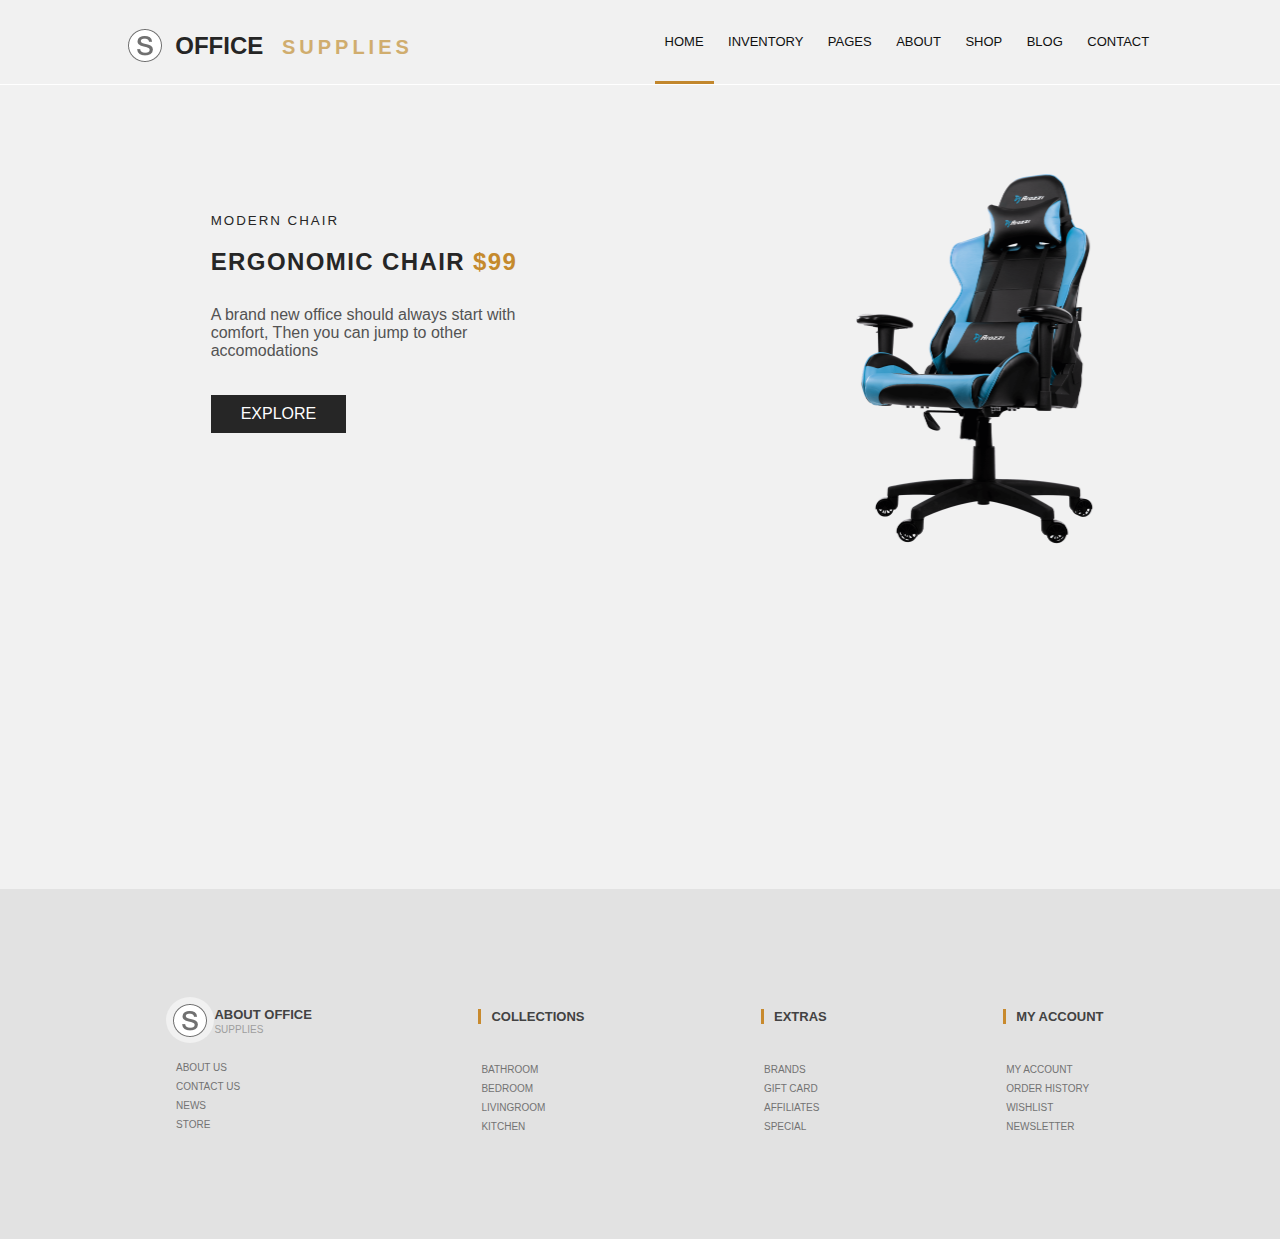
<file: landing-page/index.html>
<!DOCTYPE html>
<html lang="en">
	<head>
		<meta charset="UTF-8" />
		<meta name="viewport" content="width=device-width, initial-scale=1.0" />
		<meta http-equiv="X-UA-Compatible" content="ie=edge" />
		<title>Ergonomic chair</title>
		<link rel="stylesheet" href="css/main.css" />
	</head>

	<body>
		<header>
			<div class="logo-container">
				<figure>
					<img src="img/logo.png" alt="logo-image" />
				</figure>
				<h1>office <span>supplies</span></h1>
			</div>
			<nav>
				<ul>
					<li>
						<a href="#" class="underline-home">home</a>
					</li>
					<li>
						<a href="#">inventory</a>
					</li>
					<li>
						<a href="#">pages</a>
					</li>
					<li>
						<a href="#">about</a>
					</li>
					<li>
						<a href="#">shop</a>
					</li>
					<li>
						<a href="#">blog</a>
					</li>
					<li>
						<a href="#">contact</a>
					</li>
				</ul>
			</nav>
			<section class="product-banner">
				<div class="info">
					<h4>modern chair</h4>
					<h2>ergonomic chair <span>$99</span></h2>
					<p>
						A brand new office should always start with comfort, Then you can
						jump to other accomodations
					</p>
					<a href="#product-display">explore</a>
				</div>
				<figure>
					<img src="img/chair-image.png" alt="product image" />
				</figure>
			</section>
		</header>
		<footer>
			<div class="logo-container">
				<figure>
					<img src="img/logo.png" alt="logo image" />
				</figure>
				<div class="logo-header">
					<h4>about office</h4>
					<p>supplies</p>
				</div>
				<div class="about-office">
					<a href="#">about us</a>
					<a href="#">contact us</a>
					<a href="#">news</a>
					<a href="#">store</a>
				</div>
			</div>
			<div class="collection-header border-orange">
				<h4>collections</h4>
				<div class="collection-links">
					<a href="#">bathroom</a>
					<a href="#">bedroom</a>
					<a href="#">livingroom</a>
					<a href="#">kitchen</a>
				</div>
			</div>
			<div class="extra-header border-orange">
				<h4>extras</h4>
				<div class="extra-links">
					<a href="#">brands</a>
					<a href="#">gift card</a>
					<a href="#">affiliates</a>
					<a href="#">special</a>
				</div>
			</div>
			<div class="account-header border-orange">
				<h4>my account</h4>
				<div class="account-links">
					<a href="#">my account</a>
					<a href="#">order history</a>
					<a href="#">wishlist</a>
					<a href="#">newsletter</a>
				</div>
			</div>
		</footer>
	</body>
</html>
</file>
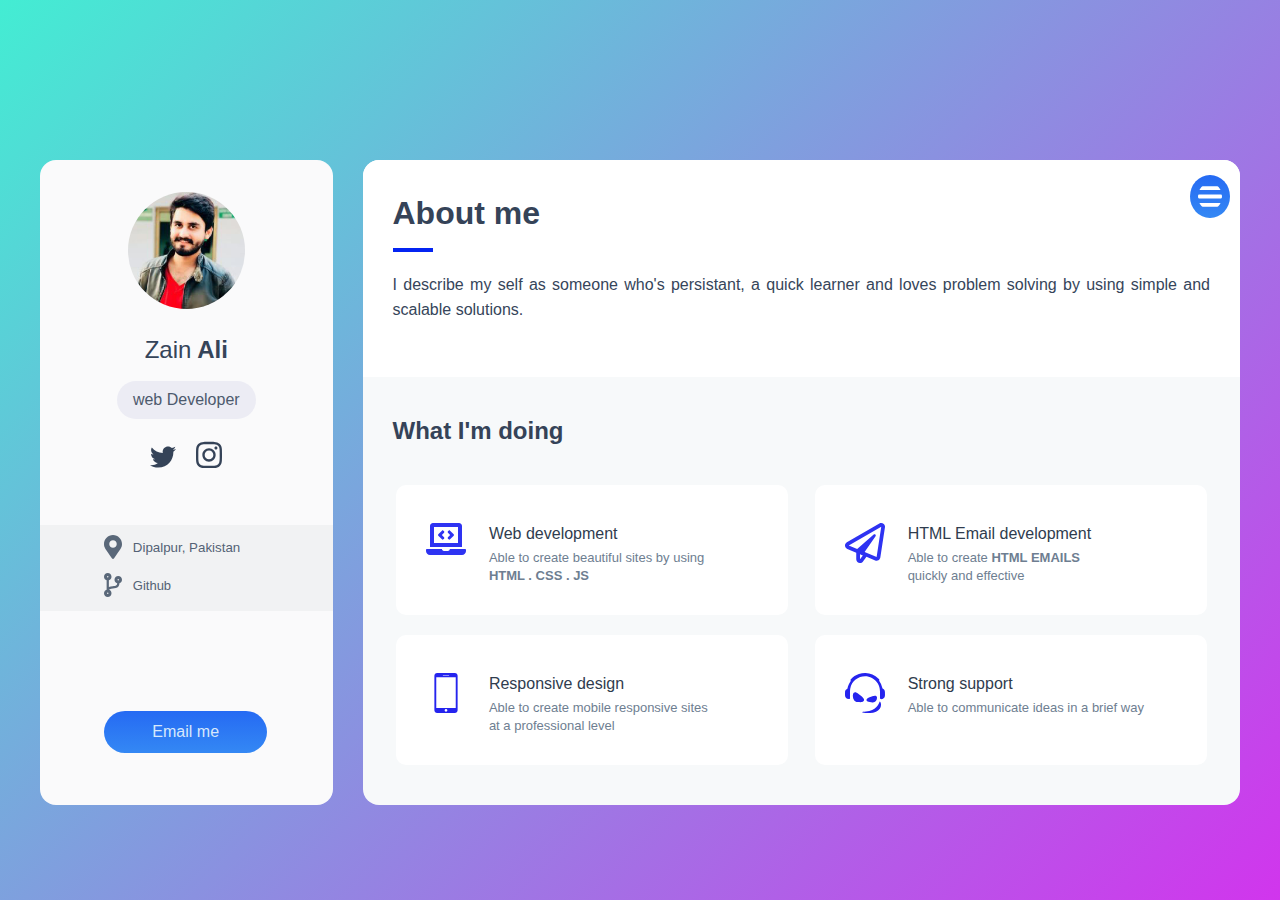
<file: portfolio/index.html>
<!DOCTYPE html>
<html lang="en">
	<head>
		<script
			async
			src="https://www.googletagmanager.com/gtag/js?id=UA-145115626-1"
		></script>
		<script>
			window.dataLayer = window.dataLayer || [];
			function gtag() {
				dataLayer.push(arguments);
			}
			gtag('js', new Date());
			gtag('config', 'UA-145115626-1');
		</script>

		<meta name="keywords" content="html, css, js" />
		<meta name="description" content="Web Developer" />
		<meta name="author" content="Zain Ali" />
		<meta
			name="google-site-verification"
			content="SOw56iWUxcuABm4aUCscrPOcS0jgVPNptLOvyUc3yjo"
		/>
		<meta charset="UTF-8" />
		<meta name="viewport" content="width=device-width, initial-scale=1.0" />
		<meta http-equiv="X-UA-Compatible" content="ie=edge" />
		<title>Zain Ali | Web developer</title>

		<link rel="stylesheet" href="css/main.css" />
		<link rel="stylesheet" href="css/rwd/responsive-index.css" />
	</head>

	<body>
		<div class="wrapper">
			<div class="container">
				<section class="left">
					<img src="img/avatar.jpg" alt="avatar image" class="avatar" />
					<h2><span>Zain</span> Ali</h2>
					<p class="title">web developer</p>
					<figure class="social-links">
						<a href="#" target="_blank">
							<img
								src="img/twitter-icon.svg"
								alt="twitter image"
								class="twitter-icon"
							/>
						</a>
						<a href="#" target="_blank">
							<img
								src="img/instagram-icon.svg"
								alt="instagram image"
								class="instagram-icon"
							/>
						</a>
					</figure>
					<div class="contact">
						<div class="location-container">
							<img
								src="img/location.svg"
								alt="calendar icon"
								class="location"
							/>
							<span>Dipalpur, Pakistan</span>
						</div>
						<div class="git-container">
							<img src="img/github.svg" alt="calendar icon" class="git" />
							<span><a href="#" target="_black">Github</a></span>
						</div>
						<div class="email-container">
							<a href="#" class="coa">Email me</a>
						</div>
					</div>
				</section>
				<section class="right">
					<header class="top-section">
						<div class="top-container">
							<div class="info">
								<h2>About me</h2>
								<hr class="divider" />
								<p>
									I describe my self as someone who's persistant, a quick
									learner and loves problem solving by using simple and scalable
									solutions.
								</p>
							</div>
							<figure class="ham-menu">
								<a href="#">
									<img src="img/ham-icon.svg" alt="ham menu" class="ham-icon" />
								</a>
								<ul class="active">
									<li>
										<a href="pages/resume-page/resume.html">Resume</a>
									</li>
									<li>
										<a href="pages/portfolio-page/index.html">Portfolio</a>
									</li>
								</ul>
							</figure>
						</div>
					</header>
					<div class="latest-news">
						<h2>What I'm doing</h2>
					</div>
					<div class="card-section">
						<div class="web-card">
							<img src="img/laptop-code-solid.svg" alt="svg web icon" />
							<div class="web-description">
								<h4>Web development</h4>
								<p>
									Able to create beautiful sites by using <br />
									<strong>HTML . CSS . JS</strong>
								</p>
							</div>
						</div>
						<div class="email-card">
							<img src="img/plane.svg" alt="svg email icon" />
							<div class="web-description">
								<h4>HTML Email development</h4>
								<p>
									Able to create <strong>HTML EMAILS</strong><br />
									quickly and effective
								</p>
							</div>
						</div>
						<div class="mobile-card">
							<img src="img/smartphone-call.svg" alt="svg mobile icon" />
							<div class="web-description">
								<h4>Responsive design</h4>
								<p>
									Able to create mobile responsive sites <br />
									at a professional level
								</p>
							</div>
						</div>
						<div class="support-card">
							<img src="img/teamspeak-brands.svg" alt="svg support icon" />
							<div class="web-description">
								<h4>Strong support</h4>
								<p>Able to communicate ideas in a brief way</p>
							</div>
						</div>
					</div>
				</section>
			</div>
		</div>
		<script src="js/main.js"></script>
	</body>
</html>
</file>
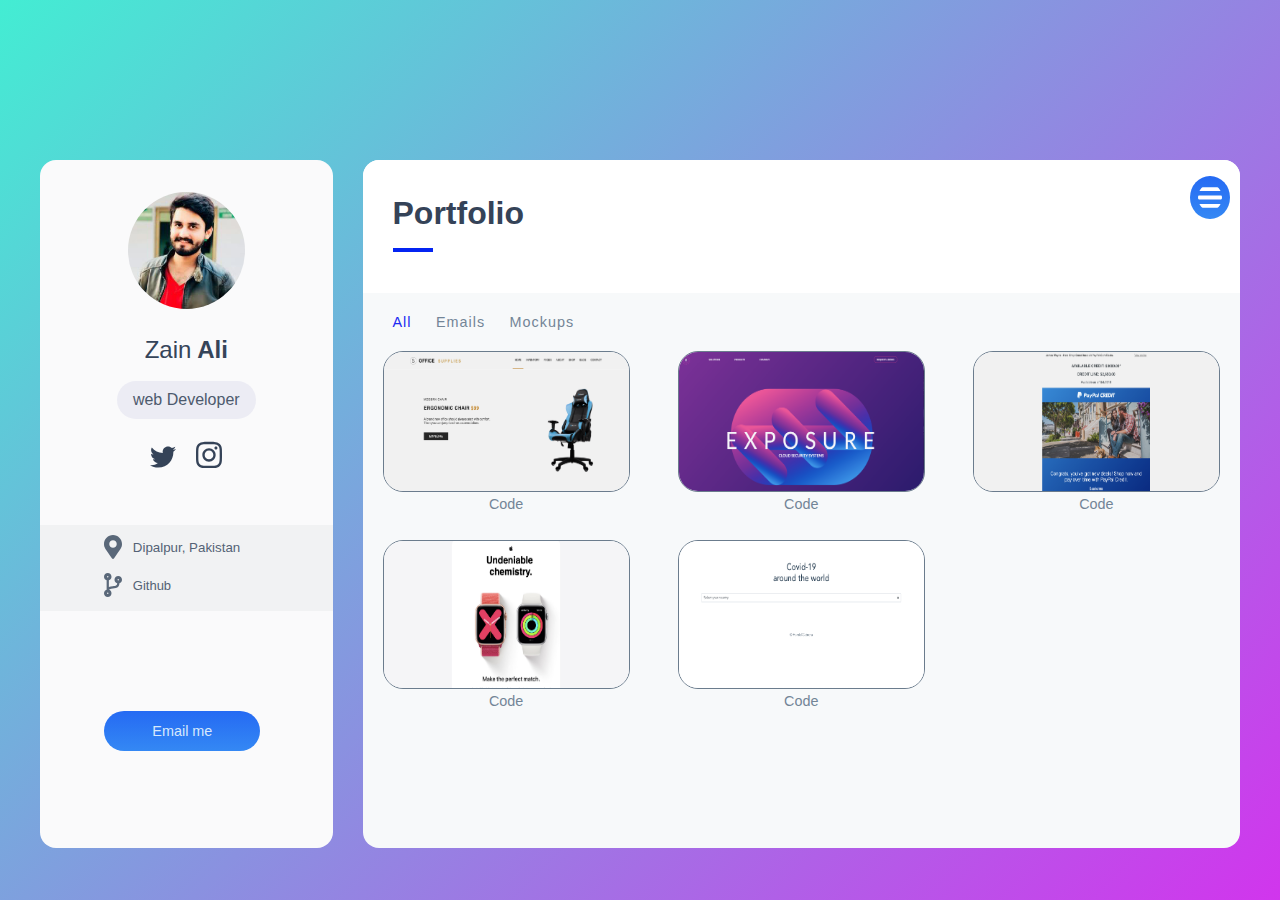
<file: portfolio/pages/portfolio-page/index.html>
<!DOCTYPE html>
<html lang="en">
	<head>
		<meta name="keywords" content="html, css, js" />
		<meta name="description" content="Web Developer" />
		<meta name="author" content="Zain Ali" />
		<meta
			name="google-site-verification"
			content="SOw56iWUxcuABm4aUCscrPOcS0jgVPNptLOvyUc3yjo"
		/>
		<meta charset="UTF-8" />
		<meta name="viewport" content="width=device-width, initial-scale=1.0" />
		<meta http-equiv="X-UA-Compatible" content="ie=edge" />
		<title>Portfolio</title>
		<link rel="stylesheet" href="../../css/main.css" />
		<link rel="stylesheet" href="css/portfolio.css" />
		<link rel="stylesheet" href="../../css/rwd/responsive-portfolio.css" />
	</head>

	<body>
		<div class="wrapper">
			<div class="container">
				<section class="left">
					<img src="../../img/avatar.jpg" alt="avatar image" class="avatar" />
					<h2><span>Zain</span> Ali</h2>
					<p class="title">web developer</p>
					<figure class="social-links">
						<a href="#" target="_blank">
							<img
								src="../../img/twitter-icon.svg"
								alt="twitter image"
								class="twitter-icon"
							/>
						</a>
						<a href="#" target="_blank">
							<img
								src="../../img/instagram-icon.svg"
								alt="instagram image"
								class="instagram-icon"
							/>
						</a>
					</figure>
					<div class="contact">
						<div class="location-container">
							<img
								src="../../img/location.svg"
								alt="calendar icon"
								class="location"
							/>
							<span>Dipalpur, Pakistan</span>
						</div>
						<div class="git-container">
							<img src="../../img/github.svg" alt="calendar icon" class="git" />
							<span><a href="#" target="_blank">Github</a></span>
						</div>
						<div class="email-container">
							<a href="#" class="coa">Email me</a>
						</div>
					</div>
				</section>
				<section class="right">
					<header class="top-section">
						<div class="top-container">
							<div class="info">
								<h2>Portfolio</h2>
								<hr class="divider" />
							</div>
							<figure class="ham-menu">
								<a href="#">
									<img
										src="../../img/ham-icon.svg"
										alt="ham menu"
										class="ham-icon"
									/>
								</a>
								<ul class="active">
									<li>
										<a href="../resume-page/resume.html">Resume</a>
									</li>
									<li>
										<a href="../../index.html">About</a>
									</li>
								</ul>
							</figure>
						</div>
					</header>
					<div class="portfolio-wrapper">
						<nav>
							<ul>
								<li>
									<a href="#" class="home">All</a>
								</li>
								<li>
									<a href="#">Emails</a>
								</li>
								<li>
									<a href="#">Mockups</a>
								</li>
							</ul>
						</nav>
						<div class="project-layout">
							<figure class="ergonomic-chair">
								<a href="#" target="_blank">
									<img
										src="../../img/ergonomic-thumnail.png"
										alt="landing page image"
									/>
								</a>
								<a href="#" target="_blank" class="github">Code</a>
							</figure>
							<figure class="exposure">
								<a href="#" target="_blank">
									<img
										src="../../img/exposure-thumbnail.png"
										alt="landing page image"
									/>
								</a>
								<a href="#" target="_blank" class="github">Code</a>
							</figure>
							<figure class="paypal">
								<a href="#" target="_blank">
									<img
										src="../../img/paypal-image.png"
										alt="html email paypal"
									/>
									<a href="#" target="_blank" class="github">Code</a>
								</a>
							</figure>
							<figure class="apple">
								<a href="#" target="_blank">
									<img src="../../img/apple-image.png" alt="html email apple" />
									<a href="#" target="_blank" class="github">Code</a>
								</a>
							</figure>
							<figure class="apple">
								<a href="#" target="_blank">
									<img
										src="../../img/current-disaster-image.png"
										alt="current disaster web app"
									/>
									<a href="#" target="_blank" class="github">Code</a>
								</a>
							</figure>
						</div>
					</div>
				</section>
			</div>
		</div>
		<script src="../../js/main.js"></script>
	</body>
</html>
</file>
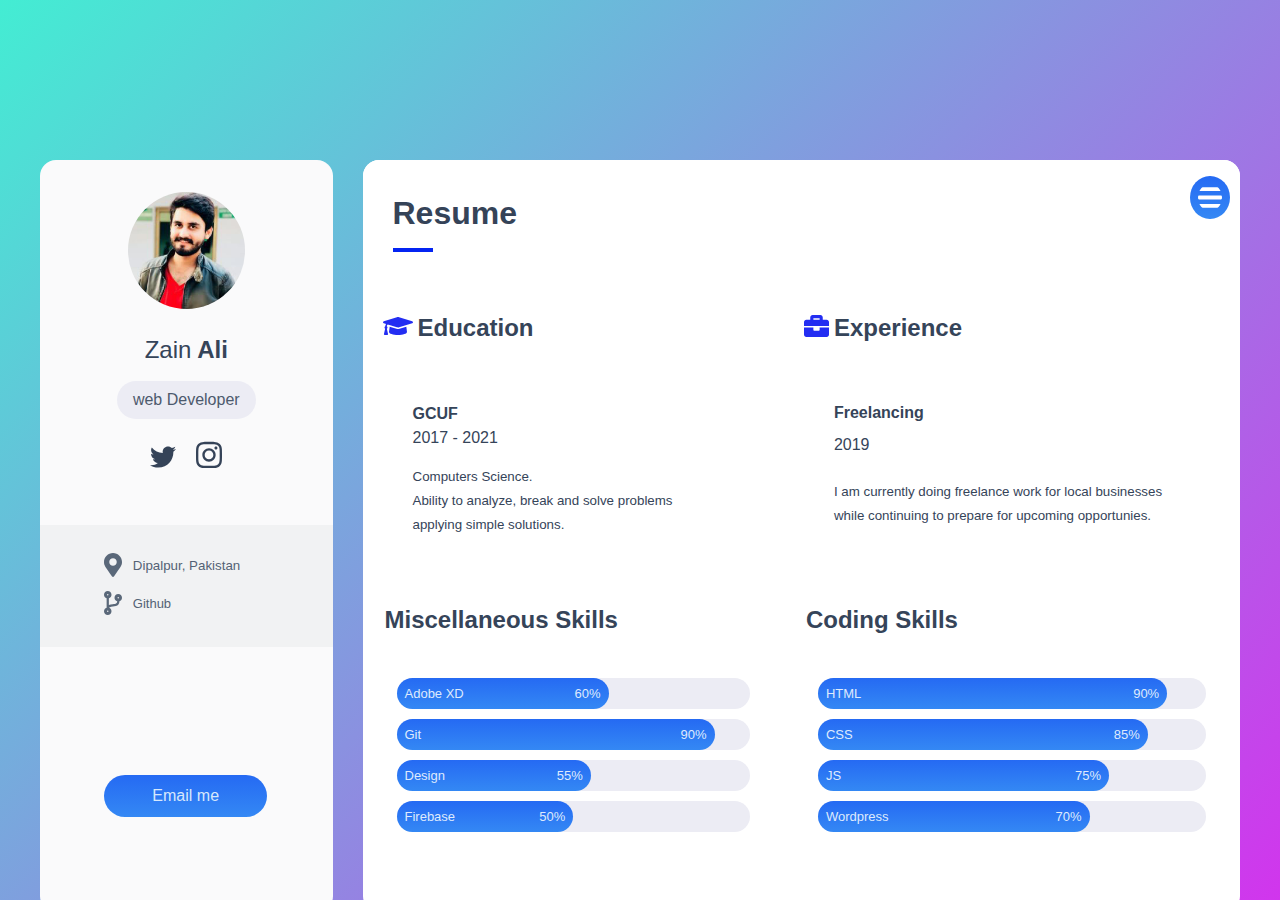
<file: portfolio/pages/resume-page/resume.html>
<!DOCTYPE html>
<html lang="en">
	<head>
		<meta name="keywords" content="html, css, js" />
		<meta name="description" content="Web Developer" />
		<meta name="author" content="Zain Ali" />
		<meta
			name="google-site-verification"
			content="SOw56iWUxcuABm4aUCscrPOcS0jgVPNptLOvyUc3yjo"
		/>
		<meta charset="UTF-8" />
		<meta name="viewport" content="width=device-width, initial-scale=1.0" />
		<meta http-equiv="X-UA-Compatible" content="ie=edge" />
		<title>Resume</title>
		<link rel="stylesheet" href="../../css/main.css" />
		<link rel="stylesheet" href="css/resume.css" />
		<link rel="stylesheet" href="../../css/rwd/responsive-resume.css" />
	</head>

	<body>
		<div class="wrapper">
			<div class="container">
				<section class="left">
					<img src="../../img/avatar.jpg" alt="avatar image" class="avatar" />
					<h2><span>Zain</span> Ali</h2>
					<p class="title">web developer</p>
					<figure class="social-links">
						<a href="#" target="_blank">
							<img
								src="../../img/twitter-icon.svg"
								alt="twitter image"
								class="twitter-icon"
							/>
						</a>
						<a href="#" target="_blank">
							<img
								src="../../img/instagram-icon.svg"
								alt="instagram image"
								class="instagram-icon"
							/>
						</a>
					</figure>
					<div class="contact">
						<div class="location-container">
							<img
								src="../../img/location.svg"
								alt="calendar icon"
								class="location"
							/>
							<span>Dipalpur, Pakistan</span>
						</div>
						<div class="git-container">
							<img src="../../img/github.svg" alt="calendar icon" class="git" />
							<span><a href="#" target="_blank">Github</a></span>
						</div>
						<div class="email-container">
							<a href="#" class="coa">Email me</a>
						</div>
					</div>
				</section>
				<section class="right">
					<header class="top-section">
						<div class="top-container">
							<div class="info">
								<h2>Resume</h2>
								<hr class="divider" />
							</div>
							<figure class="ham-menu">
								<a href="#">
									<img
										src="../../img/ham-icon.svg"
										alt="ham menu"
										class="ham-icon"
									/>
								</a>
								<ul class="active">
									<li>
										<a href="../../index.html">About</a>
									</li>
									<li>
										<a href="../portfolio-page/index.html">Portfolio</a>
									</li>
								</ul>
							</figure>
						</div>
					</header>
					<div class="two-column-section">
						<div class="education">
							<img src="img/graduation-cap-solid.svg" alt="education image" />
							<h2>Education</h2>
							<div class="education-info">
								<h4>GCUF</h4>
								<span>2017 - 2021</span>
								<p>
									Computers Science. <br />
									Ability to analyze, break and solve problems <br />
									applying simple solutions.
								</p>
							</div>
						</div>
						<div class="experience">
							<img src="img/briefcase-solid.svg" alt="experience image" />
							<h2>Experience</h2>
							<div class="experience-info">
								<h4>Freelancing</h4>
								<span>2019</span>
								<p>
									I am currently doing freelance work for local businesses
									<br />
									while continuing to prepare for upcoming opportunies.
								</p>
							</div>
						</div>
						<div class="miscellaneous">
							<h2>Miscellaneous Skills</h2>
							<div class="miscellaneous-info">
								<div class="completed">
									<div class="skill sixty-per">
										<p>Adobe XD</p>
										<span>60%</span>
									</div>
								</div>
								<div class="completed">
									<div class="skill ninety-per">
										<p>Git</p>
										<span>90%</span>
									</div>
								</div>
								<div class="completed">
									<div class="skill fifty-five-per">
										<p>Design</p>
										<span>55%</span>
									</div>
								</div>
								<div class="completed">
									<div class="skill fifty">
										<p>Firebase</p>
										<span>50%</span>
									</div>
								</div>
							</div>
						</div>
						<div class="coding">
							<h2>Coding Skills</h2>
							<div class="coding-info">
								<div class="completed">
									<div class="skill ninety-per">
										<p>HTML</p>
										<span>90%</span>
									</div>
								</div>
								<div class="completed">
									<div class="skill eighty-five-per">
										<p>CSS</p>
										<span>85%</span>
									</div>
								</div>
								<div class="completed">
									<div class="skill seventy-five-per">
										<p>JS</p>
										<span>75%</span>
									</div>
								</div>
								<div class="completed">
									<div class="skill seventy-per">
										<p>Wordpress</p>
										<span>70%</span>
									</div>
								</div>
							</div>
						</div>
					</div>
				</section>
			</div>
		</div>
		<script src="../../js/main.js"></script>
	</body>
</html>
</file>
<file: portfolio/css/rwd/responsive-index.css>
@media only screen and (max-width: 1230px) {
    /* +++++++++ index +++++++++ */
    body {
        height: 100%;
        min-height: 1825px !important;
        margin: 0 5%;
    }
    .container {
        position: sticky;
        top: 10rem;
        display: grid;
        grid-template-columns: 1fr;
        height: 37rem;
        grid-gap: 30px;
        background-color: #ffffff;
        border-radius: 20px;
    }
    .right {
        background-color: rgb(247, 249, 250);
        border-radius: 1rem;
        position: relative;
        top: 41rem;
    }
    .right .card-section {
        display: flex;
        flex-wrap: wrap;
        justify-content: center;
    }
    .left .avatar {
        background-size: cover;
        width: 6.7rem;
        border-radius: 50%;
        position: absolute;
        top: 2rem;
    }
    .contact {
        display: grid;
        border-radius: 0 0 20px 20px;
        text-align: center;
    }
    .top-container .ham-menu {
        height: fit-content;
        position: absolute;
        right: 13px;
    }
    .ham-menu ul {
        padding: 12px;
    }
    .top-section .top-container .info p {
        text-align: justify;
        line-height: 25px;
        position: relative;
        margin: 20px;
        top: 13px;
        color: rgb(54, 69, 90);
        left: -1.9rem;
        padding: 0 30px;
    }
    .latest-news h2 {
        color: rgb(53, 67, 88);
    }
    .email-container {
        margin: 10px 22%;
        position: relative;
        top: -1rem;
        display: flex;
        justify-content: center;
    }
    .top-section .top-container .info h2 {
        margin: 20px;
        padding-bottom: 16px;
        color: rgb(53, 67, 88);
    }
    .location-container,
    .git-container {
        position: relative;
        right: 1.8rem;
        padding: 5px 0;
    }
    .coa {
        color: rgb(215, 232, 252);
        text-align: center;
        padding: 10px 18px;
        background: #256af3;
        background: -moz-linear-gradient(top, #256af3 0%, #3488f4 100%);
        background: -webkit-linear-gradient(top, #256af3 0%, #3488f4 100%);
        background: linear-gradient(to bottom, #256af3 0%, #3488f4 100%);
        border-radius: 24px;
        padding: 12px 28px;
        display: flex;
        justify-content: center;
        margin-top: 2rem;
        width: 10rem;
    }
    .web-card,
    .email-card,
    .mobile-card,
    .support-card {
        margin: 20px;
    }
    @media only screen and (max-width: 600px) {
        .contact {
            display: block;
            padding: 20px 0;
        }
        .web-card,
        .email-card,
        .mobile-card,
        .support-card {
            margin: 4px auto;
            display: grid;
            grid-template-columns: 1fr 4fr;
            justify-content: inherit;
        }
        .web-card img,
        .email-card img,
        .mobile-card img,
        .support-card img {
            width: 32px;
        }
        .top-section .top-container .info h2 {
            font-size: 1.4rem;
        }
        .top-section .top-container .info p {
            font-size: large;
            text-align: start;
        }
        .latest-news h2 {
            font-size: 1.4rem;
            text-align: center
        }
        .email-container {
            font-size: large;
        }
        .ham-menu ul li a {
            color: rgb(162, 192, 249);
            padding: 0 10px;
            font-size: smaller;
        }
    }
    /* +++++++++ index +++++++++ */
}
</file>
<file: portfolio/pages/portfolio-page/css/portfolio.css>
/* ++++++++++++++++++++++ HAMBURGER ++++++++++++++++++++++*/

.right {
    height: 43rem;
}

.top-section .top-container {
    display: inherit;
}

.ham-menu {
    bottom: 3.5rem;
}


/* ++++++++++++++++++++++ NAV ++++++++++++++++++++++*/

.portfolio-wrapper {
    margin: 20px;
}

li {
    list-style-type: none;
    display: inline-block;
    padding: 0 10px;
    letter-spacing: 1px;
}

a {
    color: rgb(115, 133, 151);
    font-size: 0.9rem;
}

a:hover {
    color: rgb(28, 42, 242);
}

.home {
    color: rgb(28, 42, 242);
}


/* ++++++++++++++++++++++ LAYOUT ++++++++++++++++++++++*/

.project-layout {
    margin-top: 20px;
    display: grid;
    justify-items: center;
    grid-template-columns: 1fr 1fr 1fr;
    grid-gap: 3rem;
}

.project-layout>figure {
    height: 100px;
    width: 220px;
    border-radius: 10px;
}


/* ++++++++++++++++++++++ THUMBNAILS ++++++++++++++++++++++*/

.project-layout figure.ergonomic-chair,
figure.exposure,
figure.paypal,
figure.apple {
    height: 100%;
    width: 100%;
    min-height: 140px;
    background-position: center;
    background-size: cover;
    background-repeat: no-repeat;
}

.project-layout figure img {
    border-radius: 20px;
    border: 1px solid rgb(107, 124, 141);
    width: 100%;
    height: 100%;
}


/* ++++++++++++++++++++++ CODE ++++++++++++++++++++++ */

.project-layout figure .github {
    align-content: center;
    display: flex;
    justify-content: center;
}

.project-layout figure {
    transition: transform 300ms ease-in-out;
}

.project-layout figure:hover .github {
    transform: scale(1.1);
}
</file>
<file: portfolio/css/rwd/responsive-portfolio.css>
@media only screen and (max-width: 1230px) {
        body {
            height: 100%;
            min-height: 1825px !important;
            margin: 0 5%;
        }
        .container {
            position: sticky;
            top: 10rem;
            display: grid;
            grid-template-columns: 1fr;
            height: 37rem;
            grid-gap: 30px;
            background-color: #ffffff;
            border-radius: 20px;
        }
        .right {
            background-color: rgb(255, 255, 255);
            border-radius: 1rem;
            position: relative;
            top: 41rem;
        }
        .right .card-section {
            display: flex;
            flex-wrap: wrap;
            justify-content: center;
        }
        .left .avatar {
            background-size: cover;
            width: 6.7rem;
            border-radius: 50%;
            position: absolute;
            top: 2rem;
        }
        .contact {
            display: grid;
            border-radius: 0 0 20px 20px;
            text-align: center;
        }
        .top-container .ham-menu {
            height: fit-content;
            position: relative;
            right: 13px;
        }
        .ham-menu ul {
            padding: 12px;
        }
        .top-section .top-container .info p {
            text-align: justify;
            line-height: 25px;
            position: relative;
            margin: 20px;
            top: 13px;
            color: rgb(54, 69, 90);
            left: -1.9rem;
            padding: 0 30px;
        }
        .latest-news h2 {
            color: rgb(53, 67, 88);
        }
        .email-container {
            margin: 10px 22%;
            position: relative;
            top: -1rem;
            display: flex;
            justify-content: center;
        }
        .top-section .top-container .info h2 {
            margin: 20px;
            padding-bottom: 16px;
            color: rgb(53, 67, 88);
        }
        .location-container,
        .git-container {
            position: relative;
            right: 1.8rem;
        }
        .coa {
            color: rgb(215, 232, 252);
            text-align: center;
            padding: 10px 18px;
            background: #256af3;
            background: -moz-linear-gradient(top, #256af3 0%, #3488f4 100%);
            background: -webkit-linear-gradient(top, #256af3 0%, #3488f4 100%);
            background: linear-gradient(to bottom, #256af3 0%, #3488f4 100%);
            border-radius: 24px;
            padding: 12px 28px;
            display: flex;
            justify-content: center;
            margin-top: 2rem;
            width: 10rem;
        }
        .web-card,
        .email-card,
        .mobile-card,
        .support-card {
            margin: 20px;
        }
        @media only screen and (max-width: 910px) {
            body {
                /* min-height: 2200px !important; */
                height: 2350px
            }
            .contact {
                display: block;
                padding: 18px 0;
            }
            .two-column-section {
                grid-template-columns: auto;
            }
            .two-column-section h2 {
                font-size: 1.3rem;
            }
            .right {
                background-color: rgb(255, 255, 255);
                border-radius: 1rem;
                position: relative;
                top: 41rem;
                height: 100%;
                padding-bottom: 10rem;
            }
            .top-container .ham-menu {
                top: -40px;
            }
            .top-section .top-container .info h2 {
                font-size: 1.4rem;
            }
            .ham-menu ul li a {
                padding: 0;
                font-size: small;
            }
            .top-container .ham-menu {
                top: -40px;
            }
            .education {
                display: flex;
                color: rgb(53, 68, 89);
                margin: 20px;
                position: relative;
                justify-content: center;
            }
            .two-column-section img {
                width: 30px;
                display: block;
            }
            .two-column-section h2 {
                padding: 0px 8px;
                text-align: center;
                font-size: 1.3rem;
            }
            .education-info {
                display: grid;
                position: absolute;
                top: 1.8rem;
                padding: 30px;
                border-radius: 10px;
                background-color: rgb(255, 255, 255);
                min-height: 12rem;
                left: 0;
            }
            .experience {
                display: flex;
                color: rgb(53, 68, 89);
                margin: 20px;
                flex-direction: row;
                justify-content: center;
                top: 14rem;
                position: relative;
            }
            .two-column-section img {
                width: 30px;
                display: block;
            }
            .experience h2 {
                margin-right: 0;
                text-align: center;
                display: flex;
            }
            .experience img {
                width: 24px;
            }
            .experience-info {
                display: grid;
                position: absolute;
                top: 1.7rem;
                padding: 30px;
                border-radius: 10px;
                background-color: rgb(255, 255, 255);
                min-height: 12rem;
                left: 0;
            }
            .miscellaneous,
            .coding {
                position: relative;
                top: 28rem;
                color: rgb(53, 68, 89);
                margin: 20px;
            }
        }
        @media only screen and (max-width: 910px) and (orientation: landscape) {
            body {
                height: 2600px;
            }
        }
        @media only screen and (max-width: 774px) {
            .project-layout {
                grid-template-columns: 1fr;
                grid-gap: 7rem;
                position: relative;
                top: 2rem;
            }
        }
    }
</file>
<file: portfolio/pages/resume-page/css/resume.css>
.right {
                background-color: rgb(255, 255, 255);
                height: 47rem;
            }
            
            .top-section .top-container {
                display: inherit;
            }
            
            .ham-menu {
                bottom: 3.5rem;
            }
            /* +++++++++++++++ COLUMN LAYOUT +++++++++++++++ */
            
            .two-column-section {
                display: grid;
                grid-template-columns: 1fr 1fr;
            }
            
            .two-column-section h2 {
                padding: 0px 2px;
            }
            
            .two-column-section img {
                width: 30px;
                display: block;
                position: relative;
                bottom: 2px;
                margin-right: 3px;
            }
            /* +++++++++++++++ EDUCATION  +++++++++++++++ */
            
            .education {
                display: flex;
                color: rgb(53, 68, 89);
                margin: 20px;
                position: relative;
                height: 28px;
            }
            
            .education-info {
                display: grid;
                position: absolute;
                top: 3.8rem;
                padding: 30px;
                border-radius: 10px;
                background-color: rgb(255, 255, 255);
                min-height: 12rem;
            }
            
            .education-info span {
                padding-top: 5px;
            }
            
            .education-info p {
                padding-top: 18px;
                font-size: smaller;
                line-height: 1.5rem;
            }
            /* +++++++++++++++ EXPERIENCE +++++++++++++++ */
            
            .experience {
                display: flex;
                color: rgb(53, 68, 89);
                margin: 20px;
                flex-direction: row;
                height: 28px;
            }
            
            .experience img {
                width: 25px;
            }
            
            .experience h2 {
                margin-right: 16rem;
            }
            
            .experience-info {
                display: grid;
                position: absolute;
                top: 13.4rem;
                padding: 30px;
                border-radius: 10px;
                background-color: rgb(255, 255, 255);
                min-height: 12rem;
            }
            
            .experience-info span {
                padding-top: 5px;
            }
            
            .experience-info p {
                padding-top: 18px;
                font-size: smaller;
                line-height: 1.5rem;
            }
            /* +++++++++++++++ MISCELLANEOUS +++++++++++++++ */
            
            .miscellaneous,
            .coding {
                position: relative;
                top: 14rem;
                color: rgb(53, 68, 89);
                margin: 20px;
            }
            
            .miscellaneous-info,
            .coding-info {
                background-color: rgb(255, 255, 255);
                border-radius: 10px;
                padding: 14px;
                margin-top: 20px;
                font-size: small;
            }
            
            .miscellaneous-info .completed,
            .coding-info .completed {
                background-color: rgb(236, 236, 244);
                border-radius: 20px;
            }
            
            .miscellaneous-info .completed .skill,
            .coding-info .completed .skill {
                display: flex;
                justify-content: space-between;
                background: #256af3;
                background: -moz-linear-gradient(top, #256af3 0%, #3488f4 100%);
                background: -webkit-linear-gradient(top, #256af3 0%, #3488f4 100%);
                background: linear-gradient(to bottom, #256af3 0%, #3488f4 100%);
                border-radius: 20px;
                padding: 8px;
                color: rgb(222, 234, 253);
                margin: 10px 0;
            }
            /* +++++++++++++++ CODING +++++++++++++++ */
            /* +++++++++++++++ PERCENTAGES +++++++++++++++ */
            
            .fifty {
                width: 50%;
            }
            
            .fifty-five-per {
                width: 55%;
            }
            
            .sixty-per {
                width: 60%;
            }
            
            .seventy-per {
                width: 70%;
            }
            
            .seventy-five-per {
                width: 75%;
            }
            
            .eighty-five-per {
                width: 85%;
            }
            
            .ninety-per {
                width: 90%;
            }
            /* +++++++++++++++ MEDIA QUERY +++++++++++++++ */
            
            .contact {
                padding: 18px 0;
            }
            
            .coa {
                margin-top: 6rem;
            }
</file>
<file: portfolio/css/rwd/responsive-resume.css>
@media only screen and (max-width: 1230px) {
        body {
            height: 100%;
            min-height: 1825px !important;
            margin: 0 5%;
        }
        .container {
            position: sticky;
            top: 10rem;
            display: grid;
            grid-template-columns: 1fr;
            height: 37rem;
            grid-gap: 30px;
            background-color: #ffffff;
            border-radius: 20px;
        }
        .right {
            background-color: rgb(255, 255, 255);
            border-radius: 1rem;
            position: relative;
            top: 41rem;
        }
        .right .card-section {
            display: flex;
            flex-wrap: wrap;
            justify-content: center;
        }
        .left .avatar {
            background-size: cover;
            width: 6.7rem;
            border-radius: 50%;
            position: absolute;
            top: 2rem;
        }
        .contact {
            display: grid;
            border-radius: 0 0 20px 20px;
            text-align: center;
        }
        .top-container .ham-menu {
            height: fit-content;
            position: relative;
            right: 13px;
        }
        .ham-menu ul {
            padding: 12px;
        }
        .top-section .top-container .info p {
            text-align: justify;
            line-height: 25px;
            position: relative;
            margin: 20px;
            top: 13px;
            color: rgb(54, 69, 90);
            left: -1.9rem;
            padding: 0 30px;
        }
        .latest-news h2 {
            color: rgb(53, 67, 88);
        }
        .email-container {
            margin: 10px 22%;
            position: relative;
            top: -1rem;
            display: flex;
            justify-content: center;
        }
        .top-section .top-container .info h2 {
            margin: 20px;
            padding-bottom: 16px;
            color: rgb(53, 67, 88);
        }
        .location-container,
        .git-container {
            position: relative;
            right: 1.8rem;
        }
        .coa {
            color: rgb(215, 232, 252);
            text-align: center;
            padding: 10px 18px;
            background: #256af3;
            background: -moz-linear-gradient(top, #256af3 0%, #3488f4 100%);
            background: -webkit-linear-gradient(top, #256af3 0%, #3488f4 100%);
            background: linear-gradient(to bottom, #256af3 0%, #3488f4 100%);
            border-radius: 24px;
            padding: 12px 28px;
            display: flex;
            justify-content: center;
            margin-top: 2rem;
            width: 10rem;
        }
        .web-card,
        .email-card,
        .mobile-card,
        .support-card {
            margin: 20px;
        }
        @media only screen and (max-width: 910px) {
            body {
                min-height: 2200px !important;
            }
            .contact {
                display: block;
            }
            .two-column-section {
                grid-template-columns: auto;
            }
            .two-column-section h2 {
                font-size: 1.3rem;
            }
            .right {
                background-color: rgb(254, 255, 255);
                height: 84rem;
            }
            .top-container .ham-menu {
                top: -40px;
            }
            .top-section .top-container .info h2 {
                font-size: 1.4rem;
            }
            .ham-menu ul li a {
                font-size: smaller;
            }
            .education {
                display: flex;
                color: rgb(53, 68, 89);
                margin: 20px;
                position: relative;
                justify-content: center;
            }
            .two-column-section img {
                width: 30px;
                display: block;
            }
            .two-column-section h2 {
                padding: 0px 8px;
                text-align: center;
                font-size: 1.3rem;
            }
            .education-info {
                display: grid;
                position: absolute;
                top: 1.8rem;
                padding: 30px;
                border-radius: 10px;
                background-color: rgb(255, 255, 255);
                min-height: 12rem;
                left: 0;
            }
            .experience {
                display: flex;
                color: rgb(53, 68, 89);
                margin: 20px;
                flex-direction: row;
                justify-content: center;
                top: 14rem;
                position: relative;
            }
            .two-column-section img {
                width: 30px;
                display: block;
            }
            .experience h2 {
                margin-right: 0;
                text-align: center;
                display: flex;
            }
            .experience img {
                width: 24px;
            }
            .experience-info {
                display: grid;
                position: absolute;
                top: 1.7rem;
                padding: 30px;
                border-radius: 10px;
                background-color: rgb(255, 255, 255);
                min-height: 12rem;
                left: 0;
            }
            .miscellaneous,
            .coding {
                position: relative;
                top: 28rem;
                color: rgb(53, 68, 89);
                margin: 20px;
            }
        }
    }
</file>
<file: landing-page/css/main.css>
@import 'reset.css';
@import 'header-section.css';
@import 'product-banner.css';
@import 'footer-section.css';
@import 'rwd/responsive.css';

html {
	font-family: sans-serif;
	scroll-behavior: smooth;
	-moz-scroll-behavior: smooth;
	-o-scroll-behavior: smooth;
	-ms-scroll-behavior: smooth;
	-webkit-scroll-behavior: smooth;
}

li {
	list-style-type: none;
}

a {
	text-decoration: none;
}
</file>
<file: portfolio/css/main.css>
@import "reset.css";
@import "section.css";
body {
    background-attachment: scroll;
    background-size: cover;
    background-repeat: no-repeat;
    background-position: top center;
    position: relative;
    overflow-x: hidden;
    font-family: sans-serif;
    background-color: #43edd3;
    background: -moz-linear-gradient(-45deg, #43edd3 0%, #d135ed 100%);
    background: -webkit-linear-gradient(-45deg, #43edd3 0%, #d135ed 100%);
    background: linear-gradient(135deg, #43edd3 0%, #d135ed 100%);
    height: 100%;
    min-height: 900px;
}

.wrapper {
    width: 100%;
    max-width: 1200px;
    margin: 0 auto;
    height: 100vh;
    display: flex;
    flex-direction: column;
    position: sticky;
}


/* ++++++++++++++++++++ UNIVERSAL STYLES++++++++++++++++++++ */

li {
    list-style-type: none;
}

a {
    text-decoration: none;
}

.coa:hover {
    color: aliceblue;
}


/* *********** ANIMATION *********** */

.ham-menu ul {
    transition: padding-right 300ms linear;
}

.ham-menu ul.active {
    padding-right: 100px;
}
</file>
